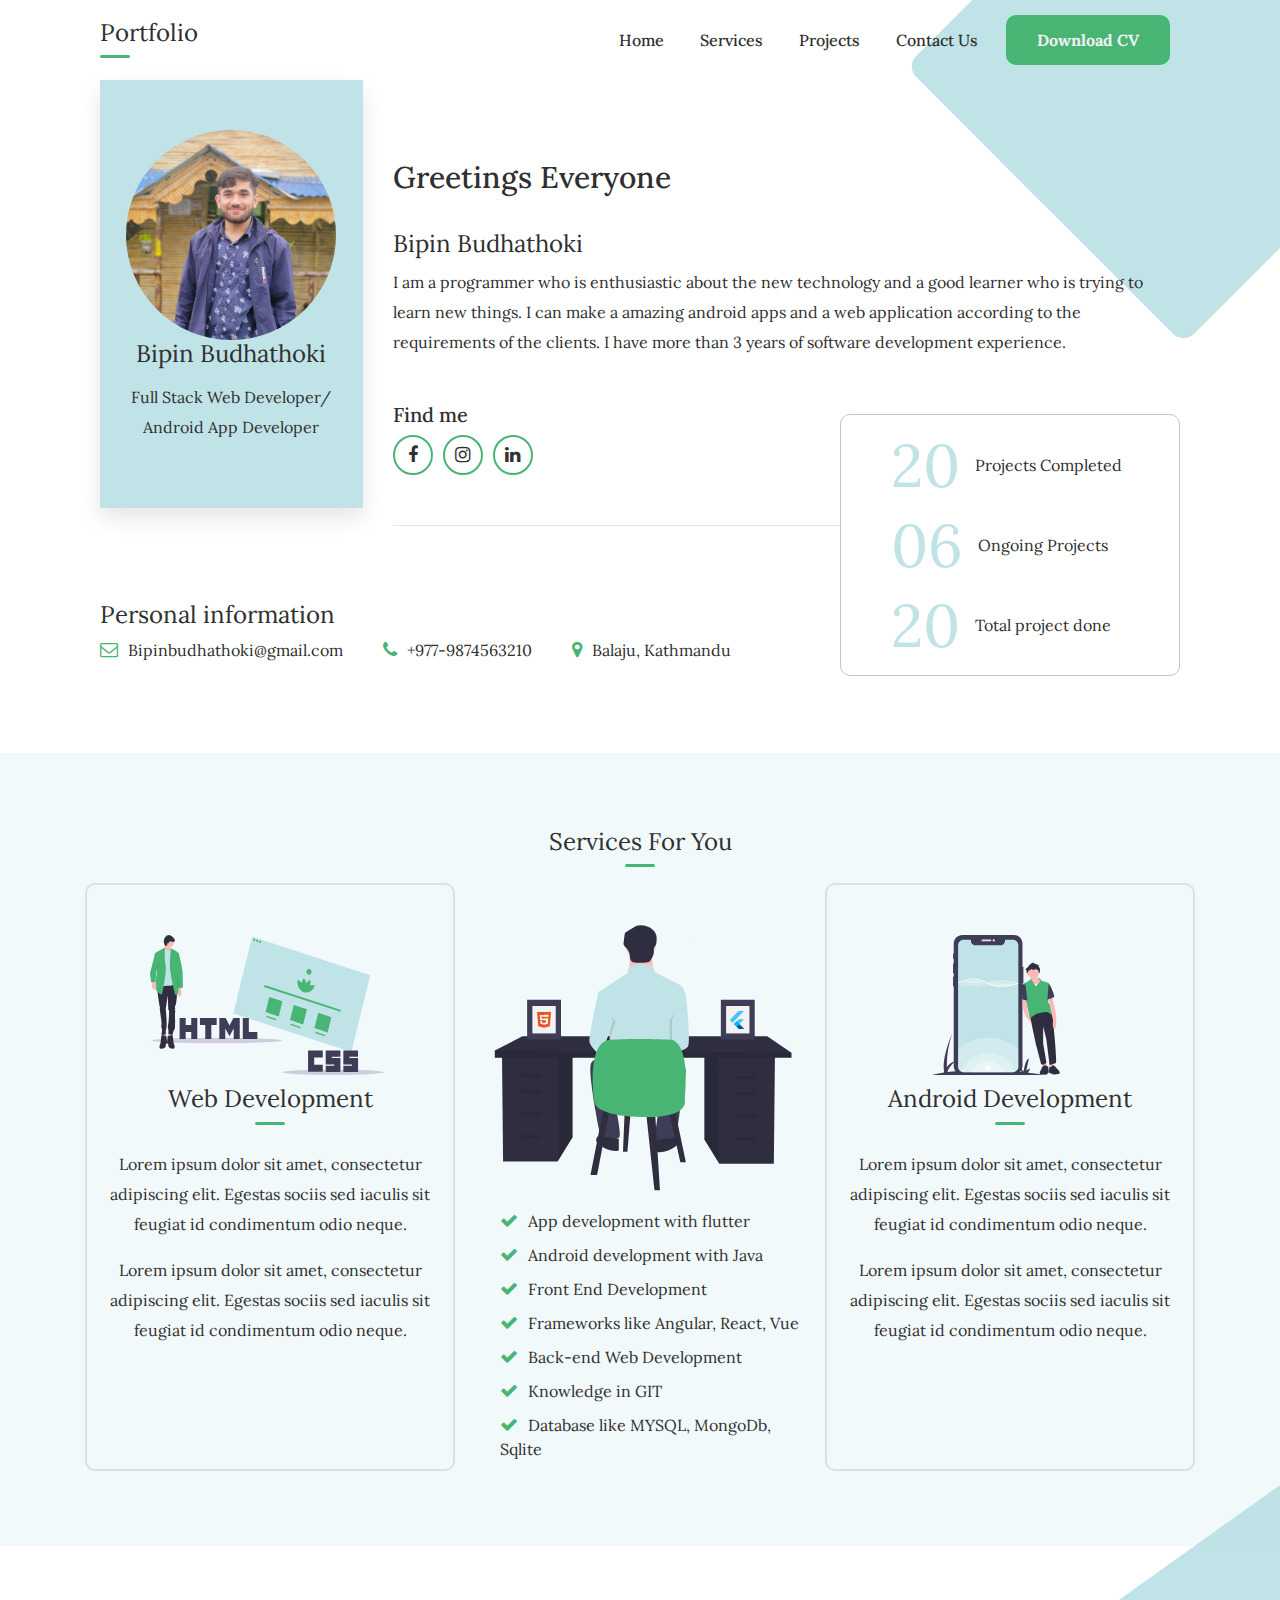
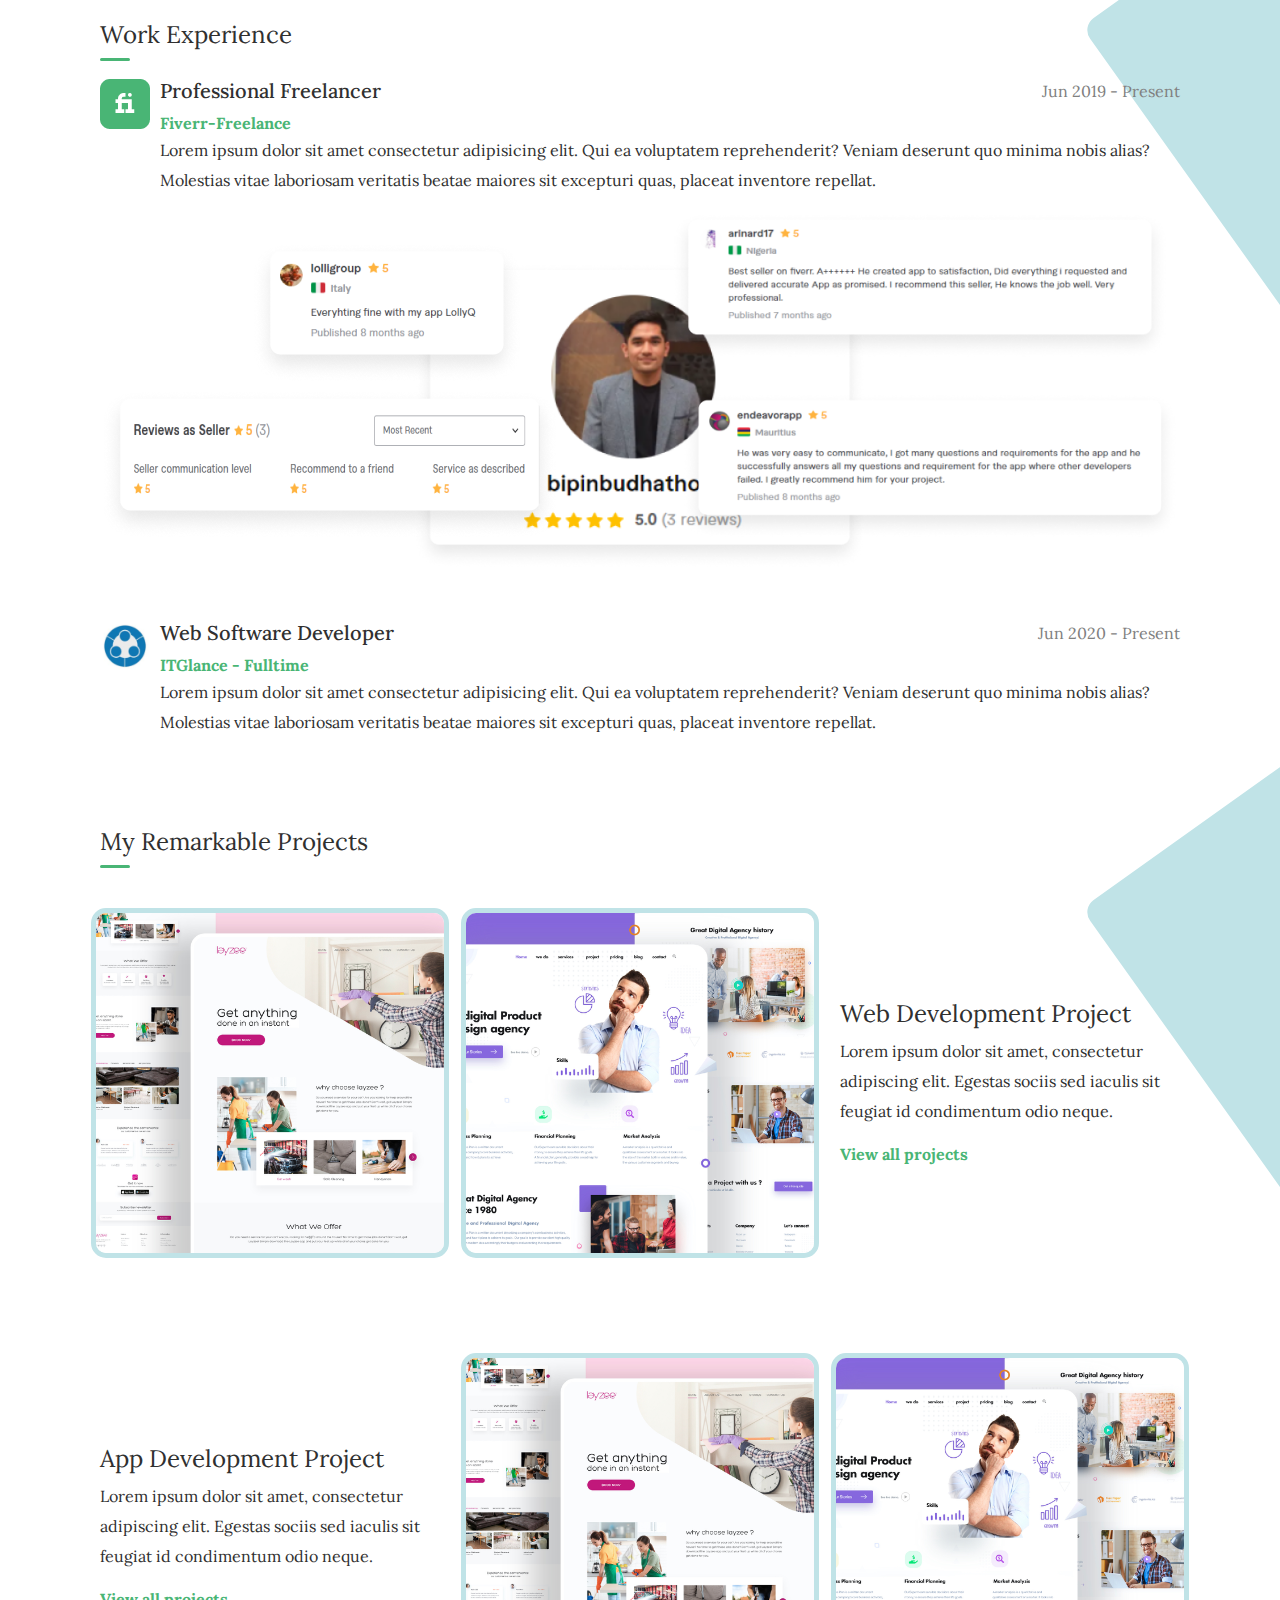
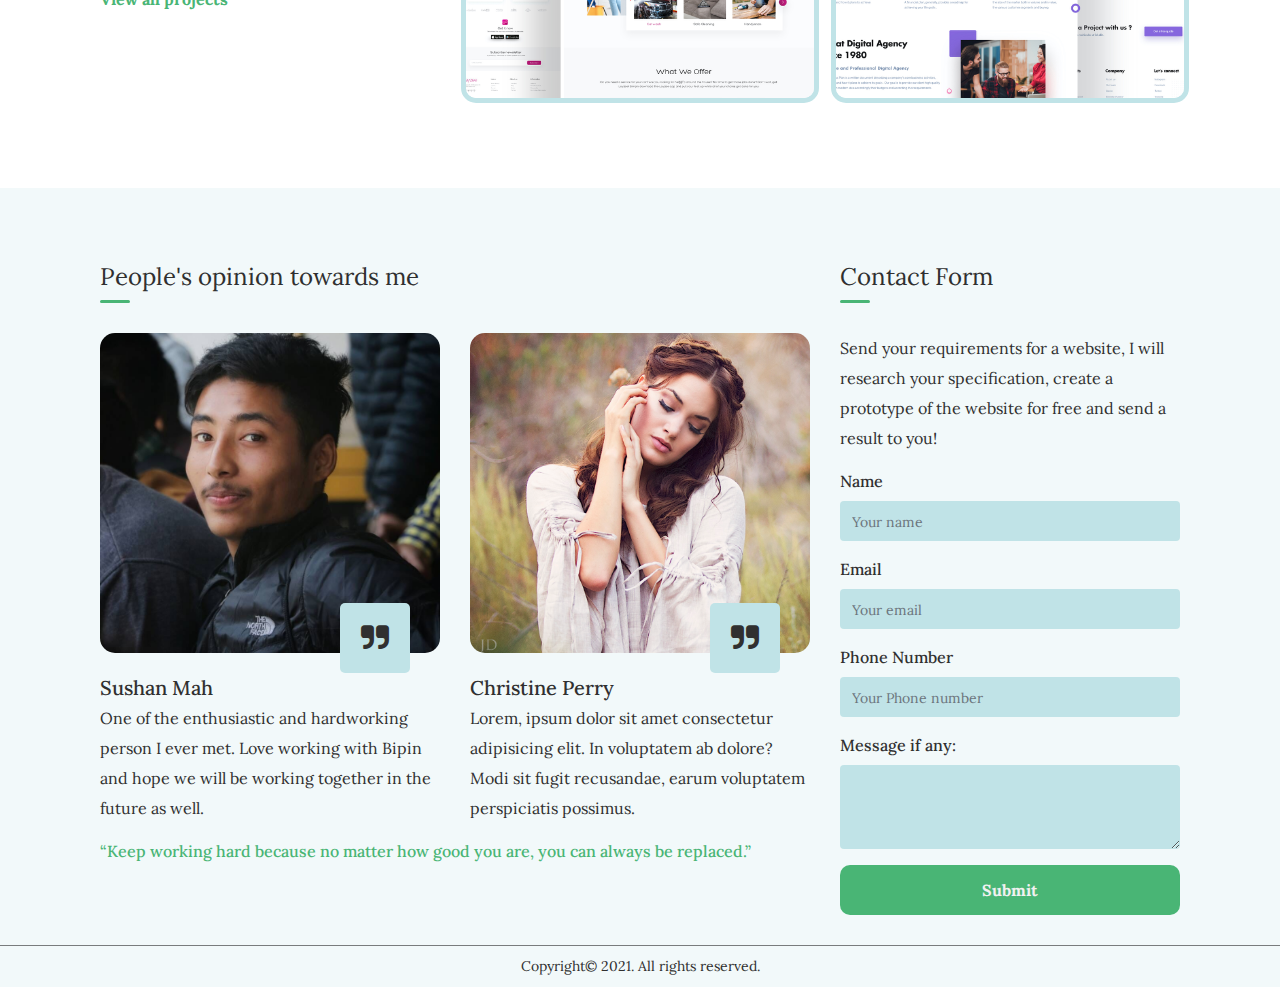
<file: index.html>
<!DOCTYPE html>
<html lang="en">
<head>
    <meta charset="UTF-8">
    <meta name="viewport" content="width=device-width, initial-scale=1.0">
    <title>Bipin's Portfolio</title>
    <link href="https://fonts.googleapis.com/css2?family=Lora:wght@400;500;700&display=swap" rel="stylesheet">
    <link rel="stylesheet" href="https://cdnjs.cloudflare.com/ajax/libs/font-awesome/4.7.0/css/font-awesome.min.css">
    <link rel="stylesheet" href="https://maxcdn.bootstrapcdn.com/bootstrap/4.0.0/css/bootstrap.min.css">
    <link rel="stylesheet" href="https://unpkg.com/swiper/swiper-bundle.min.css">
    <link rel="stylesheet" href="css/style.css">
</head>
<body>
    <header>
        <div class="mycontainer">
            <nav class="navbar navbar-expand-lg navbar-light">
                <a class="navbar-brand" href="#">
                  <div class="logo">
                      <h2 class="heading-lg">Portfolio
                          <div class="line"></div>
                      </h2>
                  </div>    
                </a>
                <button class="navbar-toggler" type="button" data-toggle="collapse" data-target="#navbarText" aria-controls="navbarText" aria-expanded="false" aria-label="Toggle navigation">
                  <span class="navbar-toggler-icon"></span>
                </button>
                <div class="collapse navbar-collapse" id="navbarText">
                  <ul class="navbar-nav ml-auto">
                    <li class="nav-item ">
                      <a href= "#home" class="nav-link">Home</a>
                    </li>
                    <li class="nav-item">
                      <a href="#services" class="nav-link">Services</a>
                    </li>
                    <li class="nav-item">
                      <a href="#plans" class="nav-link">Projects</a>
                    </li>
                    <li class="nav-item">
                      <a href="#contacts" class="nav-link">Contact Us</a>
                    </li>
                    <li class="nav-item">
                      <button class="btn">Download CV</button>
                    </li>
                  </ul>
                </div>
              </nav>
        </div>
    </header> 
    <!-- end of header section  -->
    <section class="content-section">
        <div class="mycontainer">
            <div class="row">
                <div class="col-lg-3 col-md-6 pr-0" >
                    <div class="profile" >
                        <div class="img-container">
                            <img src="./images/profiles.jpg" alt="bipin" class="img-fluid">
                        </div>
                        <h2 class="text-center heading-lg">Bipin Budhathoki</h2>
                        <p class= "text-center">Full Stack Web Developer/ Android App Developer</p>
                    </div>
                </div>
                <div class="col-lg-9 col-md-6 contents">
                    <div class="text-container pad-top">
                        <div class="big-text">
                            Greetings Everyone
                        </div>
                        <h2 class="heading-lg">Bipin Budhathoki</h2>
                        <p>I am a programmer who is enthusiastic about the new technology and a good learner who is trying to learn new things.
                             I can make a amazing android apps and a web application according to the requirements of the clients. I have more
                              than 3 years of software development experience.</p>
                    </div>
                    <div class="social-media">
                        <h3 class="heading-md">Find me</h3>
                        <div class="social-media-icons">
                            <li><a href=""><i class="fa fa-facebook"></i></a></li>
                            <li><a href=""><i class="fa fa-instagram"></i></a></li>
                            <li><a href=""><i class="fa fa-linkedin"></i></a></li>
                        </div>
                    </div>
                    <hr>
                </div>
            </div>
            <div class="row pad-bot">
                <div class="col-lg-8 col-md-6">
                    <div class="info pad-top">
                        <h2 class="heading-lg">Personal information</h2>
                        <ul class="info-list">
                            <li>
                                <i class = "fa fa-envelope-o"></i><span>Bipinbudhathoki@gmail.com</span>
                            </li>
                            <li>
                                <i class = "fa fa-phone"></i><span>+977-9874563210</span>
                            </li>
                            <li>
                                <i class = "fa fa-map-marker"></i><span>Balaju, Kathmandu</span>
                            </li>
                        </ul>
                    </div>
                </div>
                <div class="col-md-6 col-lg-4">
                    <div class="project-details">
                        <div class="project-history">
                            <div class="big-number">20</div>
                            <p>Projects Completed</p>
                        </div>
                        <div class="project-history">
                            <div class="big-number">06</div>
                            <p>Ongoing Projects</p>
                        </div>
                        <div class="project-history">
                            <div class="big-number">20</div>
                            <p>Total project done</p>
                        </div>
                    </div>
                </div>
            </div>
        </div>
    </section>

    <section class="services pad-top pad-bot" id="services">
        <div class="mycontainer">
            <h2 class="text-center heading-lg">Services For You</h2>
            <div class="line-center"></div>
            <div class="row pt-3">
                <div class="col-md-6 col-lg-4 col-sm-6 service-container">
                    <div class="img-container">
                        <img src="./images/htmlcss.svg" alt="" class="img-fluid">
                    </div>
                    <div class="text-container">
                        <h2 class="text-center heading-lg">Web Development</h2>
                        <div class="line-center"></div>
                        <p class="text-center pt-4">
                            Lorem ipsum dolor sit amet, consectetur adipiscing elit. Egestas sociis sed iaculis sit feugiat id condimentum odio neque.  
                        </p>
                        <p class="text-center pb-4">
                            Lorem ipsum dolor sit amet, consectetur adipiscing elit. Egestas sociis sed iaculis sit feugiat id condimentum odio neque.  
                        </p>
                    </div>
                </div>
                <div class="col-md-6 col-lg-4 ord-1 al-center">
                    <div class="img-container">
                        <img src="./images/htmlflutter.svg" alt="" class="img-fluid">
                    </div>
                    <div class="skills">
                        <div class="skill-list">
                            <i class="fa fa-check"></i><span>App development with flutter</span>
                        </div>     
                        <div class="skill-list">
                            <i class="fa fa-check"></i><span>Android development with Java</span>
                        </div> 
                        <div class="skill-list">
                            <i class="fa fa-check"></i><span>Front End Development</span>
                        </div> 
                        <div class="skill-list">
                            <i class="fa fa-check"></i><span>Frameworks like Angular, React, Vue</span>
                        </div> 
                        <div class="skill-list">
                            <i class="fa fa-check"></i><span>Back-end Web Development</span>
                        </div> 
                        <div class="skill-list">
                            <i class="fa fa-check"></i><span>Knowledge in GIT</span>
                        </div> 
                        <div class="skill-list">
                            <i class="fa fa-check"></i><span>Database like MYSQL, MongoDb, Sqlite</span>
                        </div> 
                    </div>
                </div>
                <div class="col-md-6 col-lg-4 col-sm-6 service-container">
                    <div class="img-container">
                        <img src="./images/mobile.svg" alt="" class="img-fluid">
                    </div>
                    <div class="text-container">
                        <h2 class="text-center heading-lg">Android Development</h2>
                        <div class="line-center"></div>
                        <p class="text-center pt-4">
                            Lorem ipsum dolor sit amet, consectetur adipiscing elit. Egestas sociis sed iaculis sit feugiat id condimentum odio neque.  
                        </p>
                        <p class="text-center pb-4">
                            Lorem ipsum dolor sit amet, consectetur adipiscing elit. Egestas sociis sed iaculis sit feugiat id condimentum odio neque.  
                        </p>
                    </div>
                </div>
            </div>
        </div>
    </section>

    <section class="experience-section pad-top pad-bot" >
        <div class="mycontainer">
            <div class="heading-experience">
                <h2 class="heading-lg">Work Experience
                    <div class="line"></div>
                </h2>
            </div>
            <div class="experience-wrapper">
                <div class="img-container">
                    <img src="./images/fiver.png" alt="">
                </div>
                <div class="work-experience">
                    <div class="experience-title">
                        <div class="date float-right">
                            Jun 2019 - Present
                        </div>
                        <h3 class="heading-md">Professional Freelancer</h3>
                        <span class="small-text">Fiverr-Freelance</span>
                    </div>
                    <p>Lorem ipsum dolor sit amet consectetur adipisicing elit. Qui ea voluptatem reprehenderit?
                         Veniam deserunt quo minima nobis alias? Molestias vitae laboriosam veritatis beatae maiores sit 
                         excepturi quas, placeat inventore repellat.</p>
                         
                </div>
            </div>
            <div class="cover-img-wrapper">
                <div class="img-centered">
                    <img src="./images/freelanceProfile.png" alt="" class="img-fluid">
                </div>
                <div class="img-floating-left">
                    <img src="./images/lolgroup.png" alt="" class="img-top-left">
                    <img src="./images/review.png" alt="" class="img-bottom-left">
                </div>
                <div class="img-floating-right">
                    <img src="./images/arinard.png" alt="" class="img-top-right">
                    <img src="./images/endea.png" alt="" class="img-bottom-right">
                </div>
            </div>
            <div class="experience-wrapper">
                <div class="img-container">
                    <img src="./images/itg.png" alt="">
                </div>
                <div class="work-experience">
                    <div class="experience-title">
                        <div class="date float-right">
                            Jun 2020 - Present
                        </div>
                        <h3 class="heading-md">Web Software Developer</h3>
                        <span class="small-text">ITGlance - Fulltime</span>
                    </div>
                    <p>Lorem ipsum dolor sit amet consectetur adipisicing elit. Qui ea voluptatem reprehenderit?
                         Veniam deserunt quo minima nobis alias? Molestias vitae laboriosam veritatis beatae maiores sit 
                         excepturi quas, placeat inventore repellat.</p>
                </div>
            </div>
        </div>
    </section>

    <section class="project-section pad-bot" id="plans">
        <div class="mycontainer">
            <h2 class="heading-lg gutter-bot-md">My Remarkable Projects<div class="line"></div></h2>
            <div class="row web-projects">
                <div class="col-md-6 col-lg-4 col-sm-6 project-img">
                    <div class="img-container">
                        <img src="./images/web1.png" alt="">
                    </div>        
                </div>
                <div class="col-md-6 col-lg-4 col-sm-6 project-img">
                    <div class="img-container">
                        <img src="./images/web2.png" alt="">
                    </div>        
                </div>        
                <div class="col-md-6 col-lg-4 project-details ord-1">
                    <h2 class="heading-lg">Web Development Project</h2>
                    <p>Lorem ipsum dolor sit amet, consectetur adipiscing elit. Egestas sociis sed iaculis sit feugiat id condimentum odio neque.</p>
                    <a href="#" class="small-text">View all projects</a>
                </div>
            </div>
            <div class="row app-projects pad-top">
                <div class="col-md-6 col-lg-4 project-details">
                    <h2 class="heading-lg">App Development Project</h2>
                    <p>Lorem ipsum dolor sit amet, consectetur adipiscing elit. Egestas sociis sed iaculis sit feugiat id condimentum odio neque.</p>
                    <a href="#" class="small-text">View all projects</a>
                </div>
                <div class="col-md-6 col-lg-4 col-sm-6 project-img">
                    <div class="img-container">
                        <img src="./images/web1.png" alt="">
                    </div>        
                </div>
                <div class="col-md-6 col-lg-4 col-sm-6 project-img">
                    <div class="img-container">
                        <img src="./images/web2.png" alt="">
                    </div>        
                </div>            
            </div>
        </div>
    </section>
    <div class="footer-section pad-top" id="contacts">
        <div class="mycontainer">
            <div class="row">
                <div class="col-md-12 col-lg-8">
                    <h2 class="heading-lg gutter-bot-md">People's opinion towards me <div class="line"></div></h2>
                    <div class="review-section">
                        <div class="row">
                            <div class="col-md-6 col-sm-6"> 
                                <div class="client-img">
                                    <div class="img-container">
                                        <img src="./images/me.jpg" alt="">
                                    </div>
                                     <div class="quote"><i class="fa fa-quote-right"></i></div>
                                </div> 
                                <div class="review-overview">
                                    <b class="heading-md">Sushan Mah</b>
                                    <p>One of the enthusiastic and hardworking person I ever met. Love working with Bipin and hope we will be working together in the future as well.</p>
                                </div>
                            </div>
                            <div class="col-md-6 col-sm-6"> 
                                <div class="client-img">
                                    <div class="img-container">
                                        <img src="./images/girl.jpg" alt="">
                                    </div>
                                     <div class="quote"><i class="fa fa-quote-right"></i></div>
                                </div> 
                                <div class="review-overview">
                                    <b class="heading-md">Christine Perry</b>
                                    <p>Lorem, ipsum dolor sit amet consectetur adipisicing elit. In voluptatem ab dolore? Modi sit fugit recusandae, earum voluptatem perspiciatis possimus.</p>
                                </div>
                            </div>
                        </div>
                    </div>
                    <q class="quote-text">Keep working hard because no matter how good you are, you can always be replaced.</q>
                </div>
                <div class="col-lg-4 col-md-12 contact-section">
                    <h2 class="heading-lg gutter-bot-md">Contact Form<div class="line"></div></h2>
                    <p>Send your requirements for a website, I will research your specification, create a prototype of the website for free and send a result to you!</p>
                    <form action="" class="contact-form">
                        <div class="form-group">
                            <label for="">Name</label>
                            <input type="text" name="" id="" placeholder="Your name" class="form-control">
                        </div>
                        <div class="form-group">
                            <label for="">Email</label>
                            <input type="email" name="" id="" placeholder="Your email" class="form-control">
                        </div>
                        <div class="form-group">
                            <label for="">Phone Number</label>
                            <input type="text" name="" id="" placeholder="Your Phone number" class="form-control">
                        </div>
                        <div class="form-group">
                            <label for="">Message if any:</label>
                            <textarea class="form-control" id="1" rows="3"></textarea>
                        </div>
                        <button type="submit" class="btn-block btn">Submit</button>
                    </form>
                </div>
            </div>
        </div>
        <div class="copyright">
            <div class="text-center cp-text">Copyright&copy 2021. All rights reserved.</div>
        </div>
    </div>

<script src="https://code.jquery.com/jquery-3.2.1.slim.min.js" ></script>
<script src="https://cdnjs.cloudflare.com/ajax/libs/popper.js/1.12.9/umd/popper.min.js" ></script>
<script src="https://maxcdn.bootstrapcdn.com/bootstrap/4.0.0/js/bootstrap.min.js" ></script>
</body>
</html>
</file>
<file: css/style.css>
* {
  font-family: 'Lora', serif;
  color: #303030;
  scroll-behavior: smooth;
}

body {
  width: 100%;
  overflow-x: hidden;
}

input::-webkit-input-placeholder {
  font-size: 14px;
}

.mycontainer {
  margin: 0 100px;
}

.pad-top {
  padding-top: 75px;
}

.pad-bot {
  padding-bottom: 75px;
}

.img-container {
  overflow: hidden;
}

.gutter-bot-md {
  margin-bottom: 30px;
}

.btn {
  padding: 12px 30px;
  background: #49B575;
  color: #f1f1f1;
  border-radius: 10px;
  font-weight: 700;
}

a:hover {
  text-decoration: none;
  color: #C0E3E7;
}

.heading-lg {
  font-weight: 400;
  font-size: 24px;
}

.heading-md {
  font-weight: 500;
  font-size: 20px;
}

p {
  font-size: 16px;
  font-weight: 400;
  line-height: 30px;
}

li {
  list-style: none;
}

.line {
  height: 3px;
  width: 30px;
  margin-top: .5rem;
  background: #49B575;
  border-radius: 2px;
}

.line-center {
  height: 3px;
  width: 30px;
  margin-top: .5rem;
  background: #49B575;
  border-radius: 2px;
  margin: auto;
}

.small-text {
  color: #49B575;
  font-size: 16px;
  font-weight: 700;
}

header:before {
  content: '';
  position: absolute;
  height: 393px;
  width: 393px;
  background-color: #C0E3E7;
  border-radius: 15px;
  -webkit-transform: rotate(45deg);
          transform: rotate(45deg);
  right: -100px;
  top: -130px;
}

header nav {
  padding: 0 !important;
}

header nav .logo {
  padding-top: 5px;
}

header nav .navbar-nav .nav-item {
  padding: 15px 10px;
}

header nav .navbar-nav .nav-item .nav-link {
  font-weight: 500;
  color: #303030;
  margin-top: 5px;
}

.content-section .profile {
  background: #C0E3E7;
  max-height: 750px;
  width: 100%;
  padding: 50px 0;
  -webkit-box-shadow: 0px 10px 20px rgba(0, 0, 0, 0.1);
          box-shadow: 0px 10px 20px rgba(0, 0, 0, 0.1);
}

.content-section .profile .img-container {
  height: 210px;
  width: 210px;
  border-radius: 50%;
  margin: auto;
}

.content-section .profile .img-container img {
  max-height: 210px;
  width: 100%;
  -o-object-fit: cover;
     object-fit: cover;
}

.content-section .profile p {
  padding-top: 5px;
  font-size: 16px;
}

.content-section .contents {
  padding-left: 30px;
}

.content-section .contents .text-container .big-text {
  font-size: 30px;
  font-weight: 500;
  padding-bottom: 30px;
}

.content-section .contents .social-media {
  padding-top: 30px;
}

.content-section .contents .social-media .social-media-icons {
  display: -webkit-box;
  display: -ms-flexbox;
  display: flex;
}

.content-section .contents .social-media .social-media-icons li {
  margin-right: 10px;
  height: 40px;
  width: 40px;
  border-radius: 50%;
  border: 2px solid #49B575;
  position: relative;
}

.content-section .contents .social-media .social-media-icons li i {
  font-size: 18px;
  color: #303030;
  position: absolute;
  top: 50%;
  left: 50%;
  -webkit-transform: translate(-50%, -50%);
          transform: translate(-50%, -50%);
}

.content-section hr {
  margin-top: 50px;
  margin-bottom: 0;
}

.content-section .info .info-list {
  display: -webkit-box;
  display: -ms-flexbox;
  display: flex;
  -ms-flex-wrap: wrap;
      flex-wrap: wrap;
  padding: 0;
}

.content-section .info .info-list li {
  padding-right: 40px;
}

.content-section .info .info-list li i {
  color: #49B575;
  font-size: 18px;
}

.content-section .info .info-list li span {
  padding-left: 10px;
}

.content-section .project-details {
  margin-top: -33%;
  border: 1px solid #c4c4c4;
  background: white;
  border-radius: 10px;
  padding: 10px 0;
}

.content-section .project-details .project-history {
  display: -webkit-box;
  display: -ms-flexbox;
  display: flex;
  -webkit-box-align: center;
      -ms-flex-align: center;
          align-items: center;
}

.content-section .project-details .project-history .big-number {
  padding-left: 50px;
  font-size: 60px;
  color: #C0E3E7;
  line-height: 80px;
}

.content-section .project-details .project-history p {
  margin: 15px;
}

.services {
  background: rgba(192, 227, 231, 0.2);
}

.services .service-container {
  border: 2px solid rgba(128, 128, 128, 0.2);
  border-radius: 10px;
}

.services .service-container .img-container {
  width: 240px;
  height: 150px;
  margin: 0 auto;
  margin-top: 50px;
}

.services .skills {
  display: -webkit-box;
  display: -ms-flexbox;
  display: flex;
  -webkit-box-orient: vertical;
  -webkit-box-direction: normal;
      -ms-flex-direction: column;
          flex-direction: column;
}

.services .skills .skill-list {
  padding: 0 0 10px 30px;
}

.services .skills .skill-list i {
  color: #49B575;
  font-size: 18px;
}

.services .skills .skill-list span {
  margin-left: 10px;
}

.experience-section {
  position: relative;
}

.experience-section:before {
  content: '';
  position: absolute;
  height: 393px;
  width: 393px;
  background-color: #C0E3E7;
  border-radius: 15px;
  left: 1159px;
  top: -70px;
  z-index: -1;
  -webkit-transform: rotate(-35.49deg);
          transform: rotate(-35.49deg);
}

.experience-section .heading-experience {
  padding-bottom: 10px;
}

.experience-section .experience-wrapper {
  display: -webkit-box;
  display: -ms-flexbox;
  display: flex;
}

.experience-section .experience-wrapper .img-container {
  min-height: 50px;
  min-width: 50px;
}

.experience-section .experience-wrapper .img-container img {
  height: 50px;
  width: 50px;
}

.experience-section .experience-wrapper .work-experience {
  margin-left: 10px;
}

.experience-section .experience-wrapper .work-experience .experience-title .date {
  color: #808080;
}

.experience-section .experience-wrapper .work-experience .experience-title span {
  margin: 0;
}

.experience-section .cover-img-wrapper {
  position: relative;
}

.experience-section .cover-img-wrapper .img-centered img {
  max-height: 310px;
  max-width: 475px;
  display: block;
  margin: 50px auto;
}

.experience-section .cover-img-wrapper .img-floating-left img {
  position: absolute;
}

.experience-section .cover-img-wrapper .img-floating-left .img-top-left {
  top: -20px;
  left: 150px;
}

.experience-section .cover-img-wrapper .img-floating-left .img-bottom-left {
  bottom: 30px;
}

.experience-section .cover-img-wrapper .img-floating-right img {
  position: absolute;
  height: 150px;
  width: 500px;
}

.experience-section .cover-img-wrapper .img-floating-right .img-top-right {
  top: -50px;
  right: 10px;
}

.experience-section .cover-img-wrapper .img-floating-right .img-bottom-right {
  bottom: 30px;
  right: 0;
}

.project-section {
  position: relative;
}

.project-section:before {
  content: '';
  position: absolute;
  height: 393px;
  width: 393px;
  background-color: #C0E3E7;
  border-radius: 15px;
  left: 1159px;
  top: -70px;
  z-index: -1;
  -webkit-transform: rotate(-35.49deg);
          transform: rotate(-35.49deg);
}

.project-section .project-img {
  padding: 10px 6px;
}

.project-section .project-img .img-container {
  height: 350px;
  border: 5px solid #C0E3E7;
  border-radius: 15px;
}

.project-section .project-img .img-container img {
  width: 100%;
  height: 100%;
  -o-object-fit: cover;
     object-fit: cover;
}

.project-section .project-details {
  height: 100%;
  margin: auto;
}

.project-section .project-details h1 {
  margin-bottom: 30px;
}

.footer-section {
  background: rgba(192, 227, 231, 0.2);
}

.footer-section .review-section .client-img {
  position: relative;
}

.footer-section .review-section .client-img .quote {
  height: 70px;
  width: 70px;
  border-radius: 5px;
  background: #C0E3E7;
  position: absolute;
  bottom: -20px;
  right: 30px;
  display: -webkit-box;
  display: -ms-flexbox;
  display: flex;
  -webkit-box-align: center;
      -ms-flex-align: center;
          align-items: center;
  -webkit-box-pack: center;
      -ms-flex-pack: center;
          justify-content: center;
}

.footer-section .review-section .client-img .quote i {
  font-size: 30px;
}

.footer-section .review-section .img-container {
  height: 320px;
  border-radius: 15px;
  position: relative;
}

.footer-section .review-section .img-container img {
  width: 100%;
  height: 100%;
  -o-object-fit: cover;
     object-fit: cover;
}

.footer-section .review-overview {
  margin-top: 20px;
}

.footer-section .quote-text {
  quotes: "" " " "";
  color: #49B575;
  font-weight: 500;
}

.footer-section .contact-form .form-group label {
  font-weight: 500;
}

.footer-section .contact-form .form-group input, .footer-section .contact-form .form-group textarea {
  background: #C0E3E7;
  border: none;
}

.footer-section .contact-form .form-group input {
  height: 40px;
}

.footer-section .copyright {
  border-top: 1px solid rgba(0, 0, 0, 0.5);
  margin-top: 30px;
  padding: 10px;
}

.footer-section .copyright .cp-text {
  font-size: 14px;
}

::-webkit-input-placeholder {
  /* Chrome/Opera/Safari */
  color: pink;
}

@media (max-width: 991px) {
  header nav .navbar-nav .nav-item {
    padding: 0;
  }
  header:before, .project-section:before, .experience-section:before {
    display: none;
  }
  .content-section .project-details {
    margin: 0;
  }
  .content-section .info .info-list li {
    padding-top: 10px;
  }
  .ord-1 {
    -webkit-box-ordinal-group: 0;
        -ms-flex-order: -1;
            order: -1;
  }
  .experience-section .cover-img-wrapper {
    display: none;
  }
}

@media (max-width: 767px) {
  .mycontainer {
    margin: 0 30px;
  }
  .al-center {
    text-align: center;
  }
  .pad-top {
    padding-top: 40px;
  }
  .pad-bot {
    padding-bottom: 40px;
  }
  .content-section hr {
    margin-top: 30px;
  }
  .content-section .contents {
    padding: 15px;
  }
  .content-section .info .info-list li {
    padding-top: 10px;
  }
  .services .service-container {
    margin-top: 15px;
  }
  .experience-wrapper {
    margin-top: 15px;
  }
  .experience-section .experience-wrapper .work-experience .experience-title .date {
    float: none !important;
  }
  .contact-section {
    margin-top: 40px;
  }
}

@media (max-width: 575px) {
  .services .skills {
    -webkit-box-align: start;
        -ms-flex-align: start;
            align-items: flex-start;
  }
}
/*# sourceMappingURL=style.css.map */
</file>
